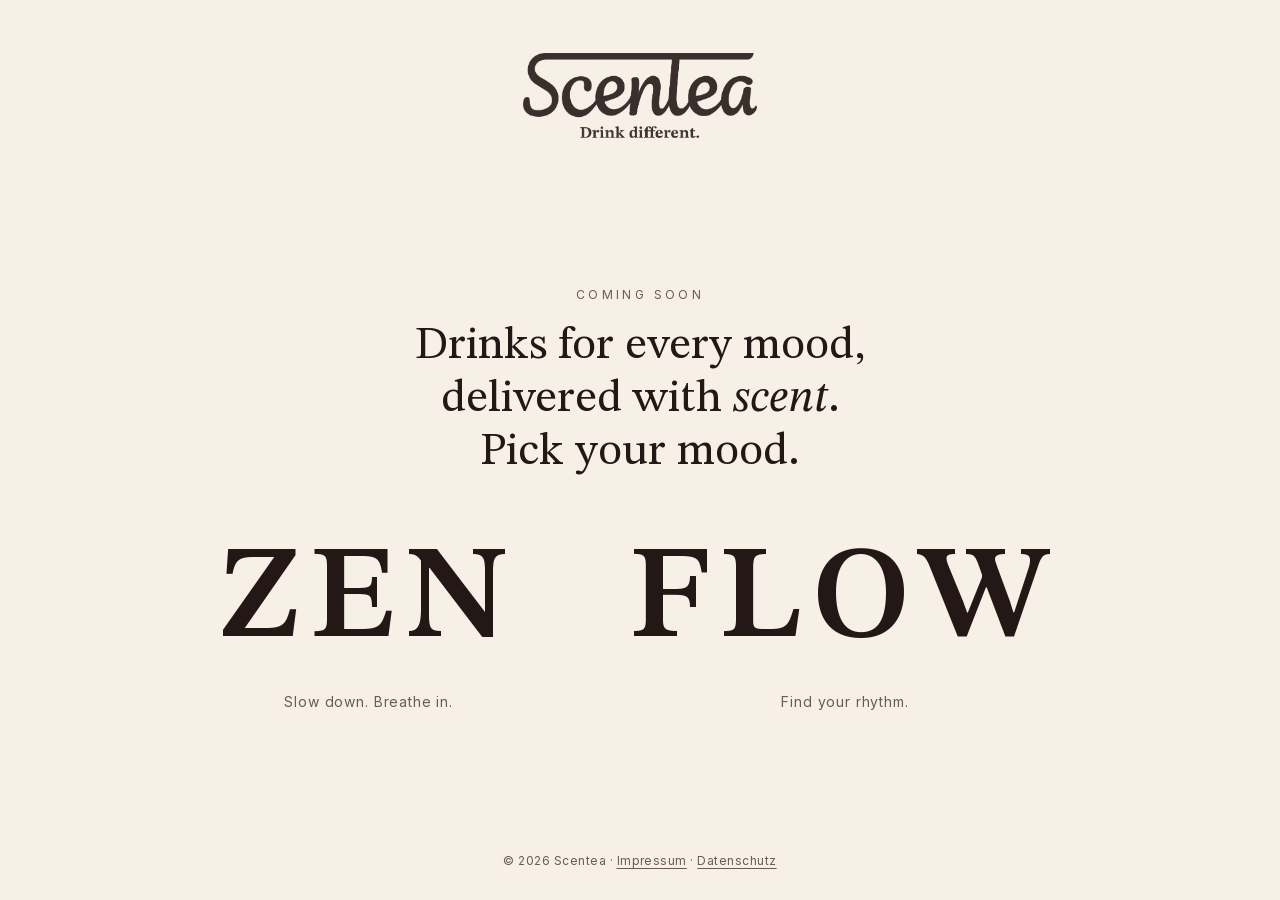
<file: index.html>
<!doctype html>
<html lang="en">
<head>
<meta charset="utf-8">
<meta name="viewport" content="width=device-width, initial-scale=1">
<title>Scentea — Drink different.</title>
<meta name="description" content="Scentea is launching soon. Choose your mood — Zen or Flow — and be the first to know when it drops.">
<link rel="icon" href="assets/logo-dark.png?v=2">
<link rel="stylesheet" href="assets/fonts.css">
<style>
  :root {
    --cream: #f6f0e6;
    --ink: #241816;
    --ink-soft: #6b5a55;
    --light: #faf6ee;
    --ease: cubic-bezier(.22,.61,.36,1);
  }
  * { box-sizing: border-box; margin: 0; padding: 0; }
  html, body { height: 100%; }
  body {
    background: var(--cream);
    color: var(--ink);
    font-family: "Inter", system-ui, sans-serif;
    overflow: hidden;
    -webkit-font-smoothing: antialiased;
  }

  /* Background photos */
  .bg {
    position: fixed; inset: 0;
    background-size: cover; background-position: center;
    opacity: 0; transform: scale(1.06);
    transition: opacity .8s var(--ease), transform 6s var(--ease);
  }
  .bg::after { content: ""; position: absolute; inset: 0; background: rgba(20,12,10,.45); }
  .bg-zen   { background-image: url("assets/img/zen.jpg"); }
  .bg-flow { background-image: url("assets/img/flow.jpg"); }
  body[data-mood="zen"]   .bg-zen,
  body[data-mood="flow"] .bg-flow { opacity: 1; transform: scale(1); }

  /* Colour flips to light when a photo is behind the text */
  body[data-mood] { --ink: var(--light); --ink-soft: rgba(250,246,238,.75); }

  main {
    position: relative; z-index: 1;
    height: 100%;
    display: flex; flex-direction: column; align-items: center;
    padding: 40px 16px 32px;
    text-align: center;
    transition: color .6s var(--ease);
  }
  .logo { position: relative; width: min(260px, 60vw); aspect-ratio: 803 / 344; }
  .logo img { position: absolute; inset: 0; width: 100%; transition: opacity .6s var(--ease); }
  .logo .light { opacity: 0; }
  body[data-mood] .logo .light { opacity: 1; }
  body[data-mood] .logo .dark  { opacity: 0; }

  .stage { flex: 1; display: grid; place-items: center; width: 100%; }
  .step { grid-area: 1 / 1; width: 100%; max-width: 720px;
          transition: opacity .5s var(--ease), transform .5s var(--ease); }
  .step[hidden] { display: block; opacity: 0; transform: translateY(16px); pointer-events: none; visibility: hidden; }

  .eyebrow {
    font-size: 12px; letter-spacing: .28em; text-transform: uppercase;
    color: var(--ink-soft); margin-bottom: 18px;
  }
  h1, h2 {
    font-family: "STIX Two Text", Georgia, serif; font-weight: 400;
    font-size: clamp(28px, 4.4vw, 46px); line-height: 1.15; color: var(--ink); text-wrap: balance;
  }
  h1 em, h2 em { font-style: italic; }

  .moods { display: flex; justify-content: center; gap: clamp(24px, 8vw, 120px); margin-top: 48px; }
  .mood {
    background: none; border: 0; cursor: pointer; color: var(--ink);
    font: inherit; padding: 8px 4px;
    transition: opacity .5s var(--ease), color .6s var(--ease);
  }
  .mood .word {
    display: block;
    font-family: "STIX Two Text", Georgia, serif; font-weight: 600;
    font-size: clamp(56px, 11vw, 132px); letter-spacing: .08em; line-height: 1;
  }
  .mood .line {
    display: block; margin-top: 14px;
    font-size: 14px; letter-spacing: .06em; color: var(--ink-soft);
  }
  .mood .word::after {
    content: ""; display: block; height: 2px; margin: 10px auto 0; width: 0;
    background: currentColor; transition: width .5s var(--ease);
  }
  .mood:hover .word::after, .mood:focus-visible .word::after { width: 60%; }
  .mood:focus-visible { outline: none; }
  body[data-mood="zen"]   .mood[data-mood="flow"],
  body[data-mood="flow"] .mood[data-mood="zen"] { opacity: .35; }

  form { display: flex; gap: 10px; max-width: 460px; margin: 36px auto 0; }
  input[type="email"] {
    flex: 1; min-width: 0;
    padding: 15px 18px; border-radius: 999px;
    border: 1px solid rgba(250,246,238,.5); background: rgba(250,246,238,.12);
    color: var(--light); font: inherit; font-size: 16px;
    backdrop-filter: blur(6px); -webkit-backdrop-filter: blur(6px);
  }
  input[type="email"]::placeholder { color: rgba(250,246,238,.65); }
  input[type="email"]:focus { outline: none; border-color: var(--light); }
  .submit {
    padding: 15px 24px; border-radius: 999px; border: 0; cursor: pointer;
    background: var(--light); color: #241816; font: inherit; font-weight: 500; font-size: 15px;
    transition: transform .2s var(--ease), opacity .2s;
  }
  .submit:hover { transform: translateY(-1px); }
  .submit:disabled { opacity: .6; cursor: default; }
  .sub { margin-top: 16px; font-size: 15px; line-height: 1.6; color: var(--ink-soft); }
  .note { margin-top: 8px; font-size: 12px; color: var(--ink-soft); min-height: 1em; }
  .back {
    margin-top: 28px; background: none; border: 0; cursor: pointer;
    color: var(--ink-soft); font: inherit; font-size: 13px; letter-spacing: .06em;
  }
  .back:hover { color: var(--ink); }

  footer { font-size: 12px; color: var(--ink-soft); letter-spacing: .04em; }
  footer a, .consent a { color: inherit; text-underline-offset: 3px; }
  footer a:hover, .consent a:hover { color: var(--ink); }
  .consent { max-width: 460px; margin: 14px auto 0; font-size: 12px; line-height: 1.55; color: var(--ink-soft); }

  @media (max-width: 520px) {
    form { flex-direction: column; }
    .moods { flex-direction: column; gap: 28px; margin-top: 36px; }
  }

  /* Touch screens have no hover: the question sits at the top and both photos
     are shown side by side, ZEN left and FLOW right. Tapping one expands it. */
  @media (hover: none) {
    body { --ink: var(--light); --ink-soft: rgba(250,246,238,.85); }
    .logo .light { opacity: 1; }
    .logo .dark { opacity: 0; }
    .logo, footer, .intro { position: relative; z-index: 2; }

    .bg { opacity: 1; transform: none;
          transition: left .7s var(--ease), right .7s var(--ease); }
    .bg-zen   { right: 50%; background-position: 62% center; }
    .bg-flow { left: 50%; }
    body[data-mood="zen"]   .bg-zen   { right: 0; }
    body[data-mood="zen"]   .bg-flow { left: 100%; }
    body[data-mood="flow"] .bg-flow { left: 0; }
    body[data-mood="flow"] .bg-zen   { right: 100%; }

    /* Fixed children must not be moved by the step's fade transform */
    .step[hidden] { transform: none; }

    #choose { align-self: start; }
    .intro { margin-top: 28px; pointer-events: none; }
    .intro .eyebrow { margin-bottom: 10px; font-size: 11px; }
    .intro h1 { font-size: 21px; }

    .moods {
      position: fixed; inset: 0; z-index: 1;
      display: grid; grid-template-columns: 1fr 1fr; gap: 0; margin: 0;
    }
    .mood {
      width: 100%; min-width: 0; padding: 52vh 8px 0;
      display: flex; flex-direction: column; align-items: center; justify-content: flex-start;
    }
    .mood .word { font-size: clamp(34px, 11vw, 64px); letter-spacing: .06em; }
    .mood .line { font-size: 12.5px; letter-spacing: 0; line-height: 1.45; margin-top: 12px; white-space: nowrap; }
    .mood .word::after { display: none; }
    .mood .line::after { content: "\00a0→"; }
    body[data-mood] .mood { opacity: 1; }
  }

  @media (prefers-reduced-motion: reduce) {
    *, .bg { transition-duration: .01ms !important; }
  }
</style>
</head>
<body>
  <div class="bg bg-zen" aria-hidden="true"></div>
  <div class="bg bg-flow" aria-hidden="true"></div>

  <main>
    <div class="logo">
      <img class="dark" src="assets/logo-dark.png?v=2" alt="Scentea — Drink different.">
      <img class="light" src="assets/logo-light.png?v=2" alt="" aria-hidden="true">
    </div>

    <div class="stage">
      <!-- Step 1: choose a mood -->
      <section class="step" id="choose">
        <div class="intro">
          <p class="eyebrow">Coming soon</p>
          <h1>Drinks for every mood, delivered with <em>scent</em>.<br>Pick your mood.</h1>
        </div>
        <div class="moods">
          <button class="mood" data-mood="zen">
            <span class="word">ZEN</span>
            <span class="line">Slow down. Breathe in.</span>
          </button>
          <button class="mood" data-mood="flow">
            <span class="word">FLOW</span>
            <span class="line">Find your rhythm.</span>
          </button>
        </div>
      </section>

      <!-- Step 2: email signup -->
      <section class="step" id="signup" hidden>
        <p class="eyebrow" id="signup-eyebrow">Scentea Zen</p>
        <h2 id="signup-title">Your Zen is brewing.</h2>
        <p class="sub" id="signup-sub">Leave your email and you'll be the first to know when Scentea <strong id="signup-name">Zen</strong> launches.</p>
        <form id="form" novalidate>
          <input type="email" name="email" id="email" placeholder="you@example.com" autocomplete="email" required aria-label="Email address">
          <button class="submit" type="submit">Notify me</button>
        </form>
        <p class="consent">We'll only email you about the Scentea launch. You'll get a short email asking you to confirm your address, and you can unsubscribe at any time. Details in our <a href="datenschutz.html">privacy policy</a>.</p>
        <p class="note" id="note" role="status"></p>
        <button class="back" id="back">← Choose another mood</button>
      </section>

      <!-- Step 3: thank you -->
      <section class="step" id="done" hidden>
        <p class="eyebrow">Almost there</p>
        <h2 id="done-title">See you at launch.</h2>
        <p class="sub" id="done-sub">We'll send you one email the moment it's ready.</p>
      </section>
    </div>

    <footer>© <span id="year"></span> Scentea · <a href="impressum.html">Impressum</a> · <a href="datenschutz.html">Datenschutz</a></footer>
  </main>

<script>
  // Brevo subscription form URL: the action="..." address from the form's embed code in Brevo.
  const BREVO_FORM_URL = "https://54065848.sibforms.com/serve/[base64]";

  const copy = {
    zen:   { name: "Zen",   title: "Your Zen is brewing.",  done: "Breathe easy. You're first in line.", sub: "Check your inbox and confirm your address. Then we'll email you the moment Zen launches." },
    flow: { name: "Flow", title: "Your Flow is brewing.", done: "You're in. First in line.", sub: "Check your inbox and confirm your address. Then we'll email you the moment Flow launches." }
  };

  const body = document.body;
  const steps = Object.fromEntries(["choose", "signup", "done"].map(id => [id, document.getElementById(id)]));
  let selected = null;
  document.getElementById("year").textContent = new Date().getFullYear();

  // Preload the background photos so hover feels instant
  ["assets/img/zen.jpg",
   "assets/img/flow.jpg"]
    .forEach(src => { const i = new Image(); i.src = src; });

  function show(name) {
    for (const [key, el] of Object.entries(steps)) el.hidden = key !== name;
  }
  function setMood(mood) {
    if (mood) body.dataset.mood = mood; else delete body.dataset.mood;
  }

  const canHover = window.matchMedia("(hover: hover)");
  document.querySelectorAll(".mood").forEach(btn => {
    const mood = btn.dataset.mood;
    // Hover previews only on devices with a real mouse; touch screens show the split view instead
    const preview = m => !selected && canHover.matches && setMood(m);
    btn.addEventListener("mouseenter", () => preview(mood));
    btn.addEventListener("focus",      () => preview(mood));
    btn.addEventListener("mouseleave", () => preview(null));
    btn.addEventListener("blur",       () => preview(null));
    btn.addEventListener("click", () => {
      selected = mood;
      setMood(mood);
      const c = copy[mood];
      document.getElementById("signup-eyebrow").textContent = "Scentea " + c.name;
      document.getElementById("signup-title").textContent = c.title;
      document.getElementById("signup-name").textContent = c.name;
      document.getElementById("done-title").textContent = c.done;
      document.getElementById("done-sub").textContent = c.sub;
      show("signup");
      setTimeout(() => document.getElementById("email").focus(), 400);
    });
  });

  document.getElementById("back").addEventListener("click", () => {
    selected = null;
    setMood(null);
    document.getElementById("note").textContent = "";
    show("choose");
  });

  document.getElementById("form").addEventListener("submit", async e => {
    e.preventDefault();
    const email = document.getElementById("email");
    const note = document.getElementById("note");
    const button = e.target.querySelector(".submit");
    if (!/^[^\s@]+@[^\s@]+\.[^\s@]+$/.test(email.value.trim())) {
      note.textContent = "Please enter a valid email address.";
      email.focus();
      return;
    }
    button.disabled = true;
    try {
      if (!BREVO_FORM_URL) throw new Error("BREVO_FORM_URL is not set");
      const data = new FormData();
      data.append("EMAIL", email.value.trim());
      data.append("MOOD", copy[selected].name);
      data.append("email_address_check", ""); // Brevo's spam honeypot, must stay empty
      data.append("locale", "en");
      const res = await fetch(BREVO_FORM_URL + (BREVO_FORM_URL.includes("?") ? "&" : "?") + "isAjax=1", {
        method: "POST",
        body: data
      });
      const result = await res.json().catch(() => ({}));
      if (!res.ok || result.success === false) throw new Error(result.message || res.status);
      show("done");
    } catch (err) {
      console.error("Signup failed:", err);
      note.textContent = "That didn't go through. Please check your connection and try again.";
    } finally {
      button.disabled = false;
    }
  });
</script>
</body>
</html>
</file>
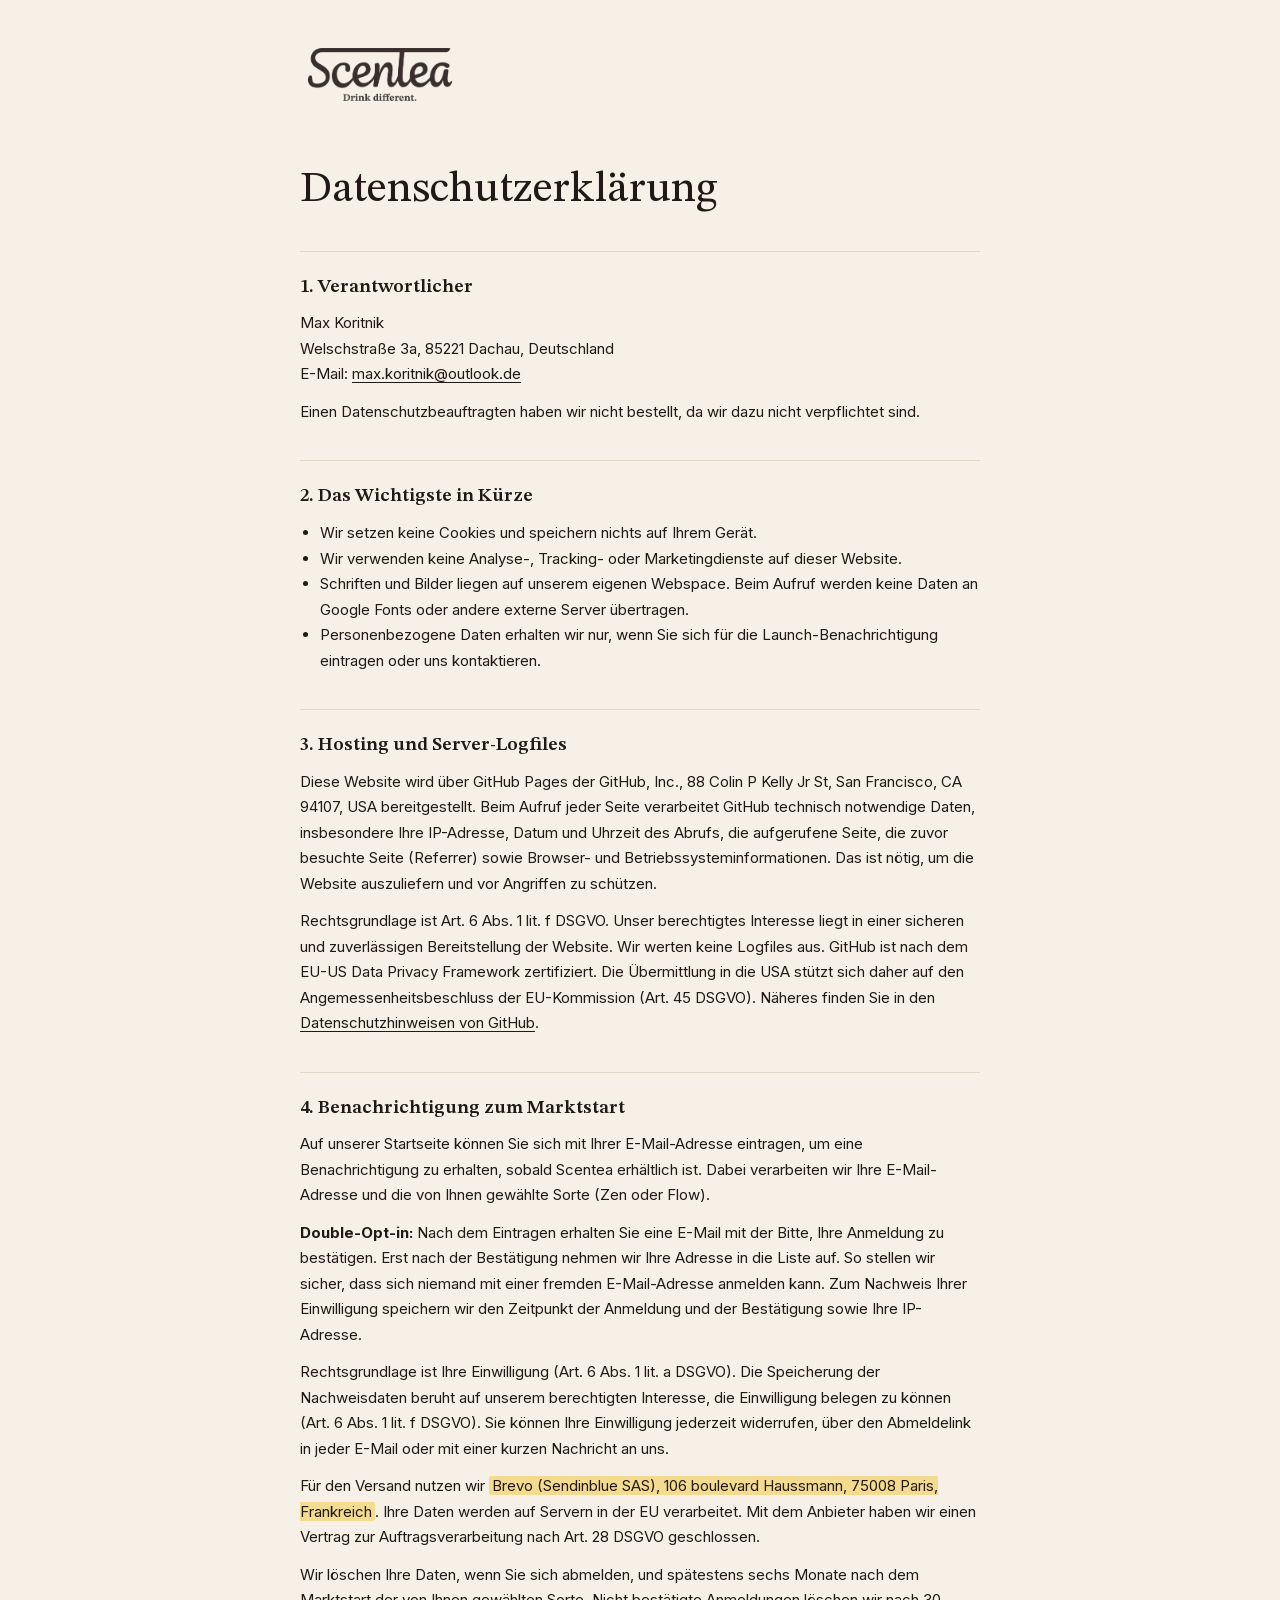
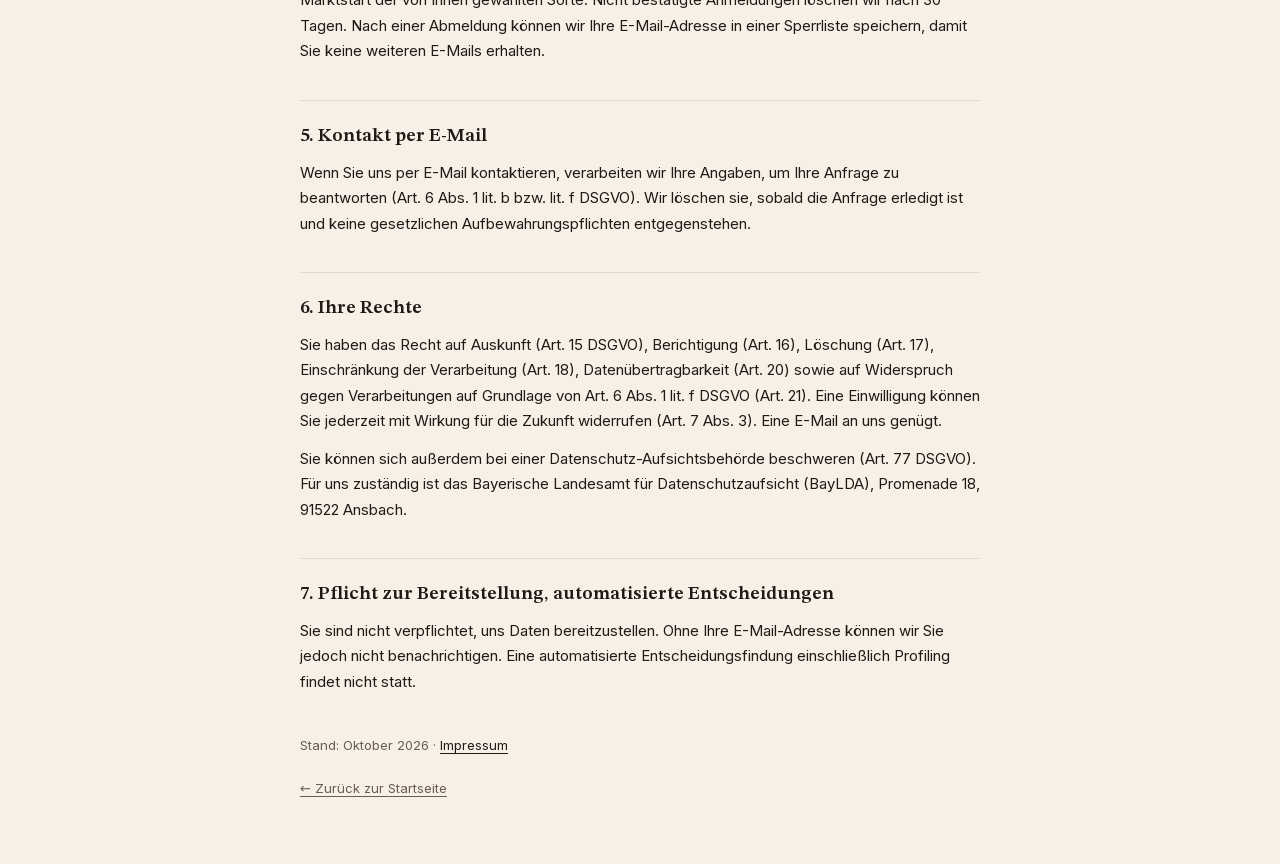
<file: datenschutz.html>
<!doctype html>
<html lang="de">
<head>
<meta charset="utf-8">
<meta name="viewport" content="width=device-width, initial-scale=1">
<title>Datenschutz · Scentea</title>
<meta name="robots" content="noindex">
<link rel="icon" href="assets/logo-dark.png?v=2">
<link rel="stylesheet" href="assets/fonts.css">
<link rel="stylesheet" href="assets/legal.css">
</head>
<body>
<main class="wrap">
  <a class="logo" href="./"><img src="assets/logo-dark.png?v=2" alt="Scentea – zur Startseite"></a>
  <h1>Datenschutz&shy;erklärung</h1>

  <h2>1. Verantwortlicher</h2>
  <address>
    Max Koritnik<br>
    Welschstraße 3a, 85221 Dachau, Deutschland<br>
    E-Mail: <a href="mailto:max.koritnik@outlook.de">max.koritnik@outlook.de</a>
  </address>
  <p>Einen Datenschutzbeauftragten haben wir nicht bestellt, da wir dazu nicht verpflichtet sind.</p>

  <h2>2. Das Wichtigste in Kürze</h2>
  <ul>
    <li>Wir setzen keine Cookies und speichern nichts auf Ihrem Gerät.</li>
    <li>Wir verwenden keine Analyse-, Tracking- oder Marketingdienste auf dieser Website.</li>
    <li>Schriften und Bilder liegen auf unserem eigenen Webspace. Beim Aufruf werden keine Daten an Google Fonts oder andere externe Server übertragen.</li>
    <li>Personenbezogene Daten erhalten wir nur, wenn Sie sich für die Launch-Benachrichtigung eintragen oder uns kontaktieren.</li>
  </ul>

  <h2>3. Hosting und Server-Logfiles</h2>
  <p>Diese Website wird über GitHub Pages der GitHub, Inc., 88 Colin P Kelly Jr St, San Francisco, CA 94107, USA bereitgestellt. Beim Aufruf jeder Seite verarbeitet GitHub technisch notwendige Daten, insbesondere Ihre IP-Adresse, Datum und Uhrzeit des Abrufs, die aufgerufene Seite, die zuvor besuchte Seite (Referrer) sowie Browser- und Betriebssysteminformationen. Das ist nötig, um die Website auszuliefern und vor Angriffen zu schützen.</p>
  <p>Rechtsgrundlage ist Art. 6 Abs. 1 lit. f DSGVO. Unser berechtigtes Interesse liegt in einer sicheren und zuverlässigen Bereitstellung der Website. Wir werten keine Logfiles aus. GitHub ist nach dem EU-US Data Privacy Framework zertifiziert. Die Übermittlung in die USA stützt sich daher auf den Angemessenheitsbeschluss der EU-Kommission (Art. 45 DSGVO). Näheres finden Sie in den <a href="https://docs.github.com/de/site-policy/privacy-policies/github-general-privacy-statement" target="_blank" rel="noopener">Datenschutzhinweisen von GitHub</a>.</p>

  <h2>4. Benachrichtigung zum Marktstart</h2>
  <p>Auf unserer Startseite können Sie sich mit Ihrer E-Mail-Adresse eintragen, um eine Benachrichtigung zu erhalten, sobald Scentea erhältlich ist. Dabei verarbeiten wir Ihre E-Mail-Adresse und die von Ihnen gewählte Sorte (Zen oder Flow).</p>
  <p><strong>Double-Opt-in:</strong> Nach dem Eintragen erhalten Sie eine E-Mail mit der Bitte, Ihre Anmeldung zu bestätigen. Erst nach der Bestätigung nehmen wir Ihre Adresse in die Liste auf. So stellen wir sicher, dass sich niemand mit einer fremden E-Mail-Adresse anmelden kann. Zum Nachweis Ihrer Einwilligung speichern wir den Zeitpunkt der Anmeldung und der Bestätigung sowie Ihre IP-Adresse.</p>
  <p>Rechtsgrundlage ist Ihre Einwilligung (Art. 6 Abs. 1 lit. a DSGVO). Die Speicherung der Nachweisdaten beruht auf unserem berechtigten Interesse, die Einwilligung belegen zu können (Art. 6 Abs. 1 lit. f DSGVO). Sie können Ihre Einwilligung jederzeit widerrufen, über den Abmeldelink in jeder E-Mail oder mit einer kurzen Nachricht an uns.</p>
  <p>Für den Versand nutzen wir <mark>Brevo (Sendinblue SAS), 106 boulevard Haussmann, 75008 Paris, Frankreich</mark>. Ihre Daten werden auf Servern in der EU verarbeitet. Mit dem Anbieter haben wir einen Vertrag zur Auftragsverarbeitung nach Art. 28 DSGVO geschlossen.</p>
  <p>Wir löschen Ihre Daten, wenn Sie sich abmelden, und spätestens sechs Monate nach dem Marktstart der von Ihnen gewählten Sorte. Nicht bestätigte Anmeldungen löschen wir nach 30 Tagen. Nach einer Abmeldung können wir Ihre E-Mail-Adresse in einer Sperrliste speichern, damit Sie keine weiteren E-Mails erhalten.</p>

  <h2>5. Kontakt per E-Mail</h2>
  <p>Wenn Sie uns per E-Mail kontaktieren, verarbeiten wir Ihre Angaben, um Ihre Anfrage zu beantworten (Art. 6 Abs. 1 lit. b bzw. lit. f DSGVO). Wir löschen sie, sobald die Anfrage erledigt ist und keine gesetzlichen Aufbewahrungspflichten entgegenstehen.</p>

  <h2>6. Ihre Rechte</h2>
  <p>Sie haben das Recht auf Auskunft (Art. 15 DSGVO), Berichtigung (Art. 16), Löschung (Art. 17), Einschränkung der Verarbeitung (Art. 18), Datenübertragbarkeit (Art. 20) sowie auf Widerspruch gegen Verarbeitungen auf Grundlage von Art. 6 Abs. 1 lit. f DSGVO (Art. 21). Eine Einwilligung können Sie jederzeit mit Wirkung für die Zukunft widerrufen (Art. 7 Abs. 3). Eine E-Mail an uns genügt.</p>
  <p>Sie können sich außerdem bei einer Datenschutz-Aufsichtsbehörde beschweren (Art. 77 DSGVO). Für uns zuständig ist das Bayerische Landesamt für Datenschutzaufsicht (BayLDA), Promenade 18, 91522 Ansbach.</p>

  <h2>7. Pflicht zur Bereitstellung, automatisierte Entscheidungen</h2>
  <p>Sie sind nicht verpflichtet, uns Daten bereitzustellen. Ohne Ihre E-Mail-Adresse können wir Sie jedoch nicht benachrichtigen. Eine automatisierte Entscheidungsfindung einschließlich Profiling findet nicht statt.</p>

  <p class="stand">Stand: Oktober 2026 · <a href="impressum.html">Impressum</a></p>
  <a class="back" href="./">← Zurück zur Startseite</a>
</main>
</body>
</html>
</file>
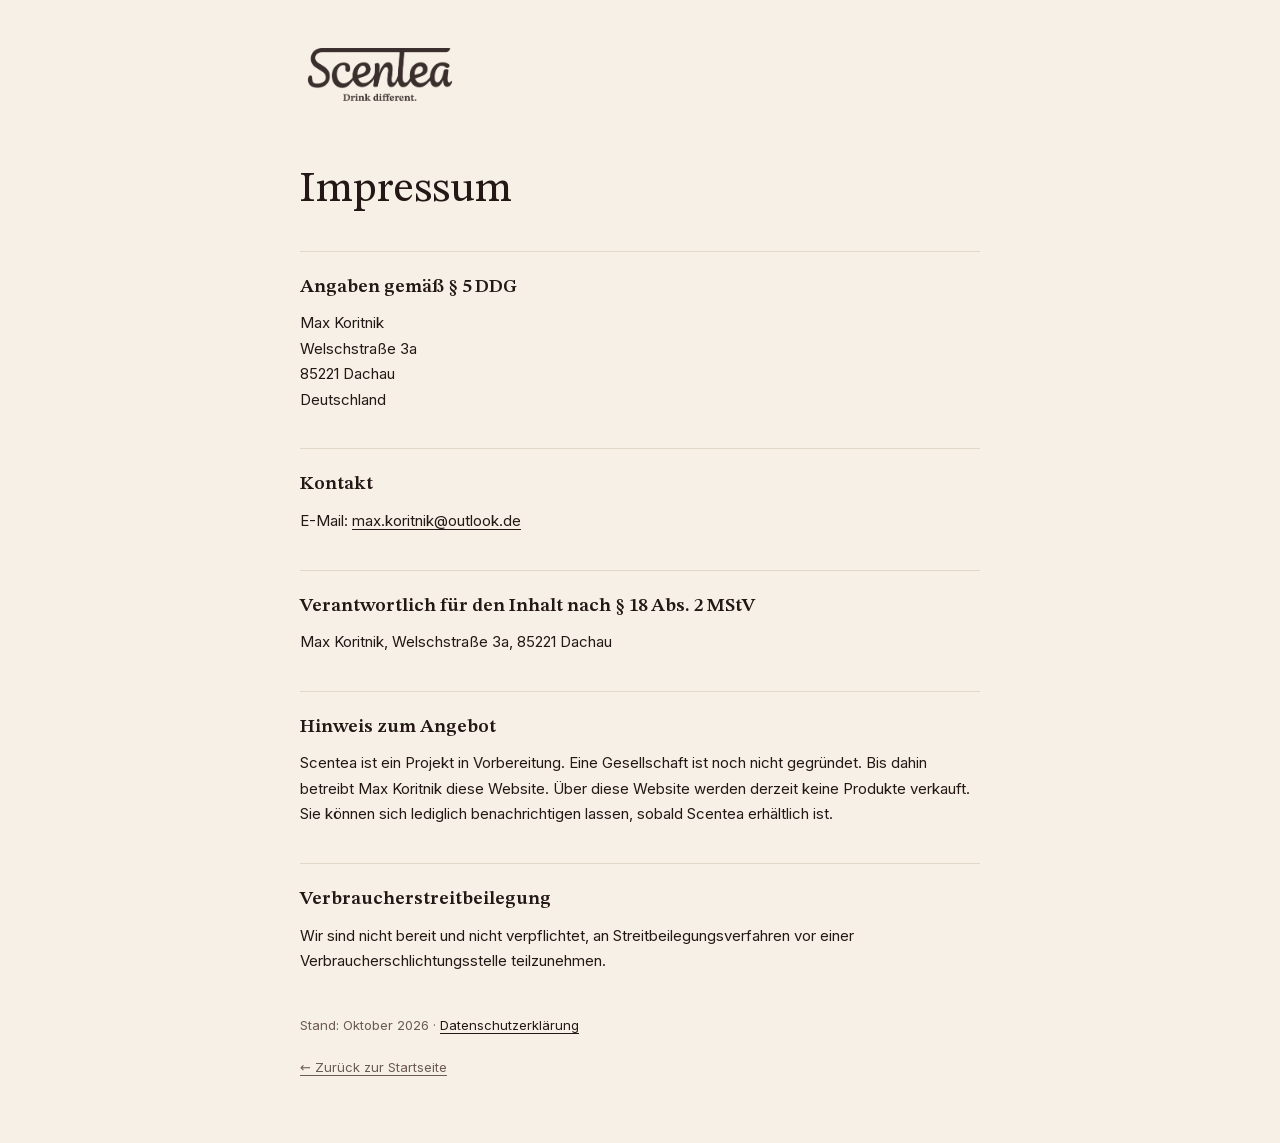
<file: impressum.html>
<!doctype html>
<html lang="de">
<head>
<meta charset="utf-8">
<meta name="viewport" content="width=device-width, initial-scale=1">
<title>Impressum · Scentea</title>
<meta name="robots" content="noindex">
<link rel="icon" href="assets/logo-dark.png?v=2">
<link rel="stylesheet" href="assets/fonts.css">
<link rel="stylesheet" href="assets/legal.css">
</head>
<body>
<main class="wrap">
  <a class="logo" href="./"><img src="assets/logo-dark.png?v=2" alt="Scentea – zur Startseite"></a>
  <h1>Impressum</h1>

  <h2>Angaben gemäß § 5 DDG</h2>
  <address>
    Max Koritnik<br>
    Welschstraße 3a<br>
    85221 Dachau<br>
    Deutschland
  </address>

  <h2>Kontakt</h2>
  <p>E-Mail: <a href="mailto:max.koritnik@outlook.de">max.koritnik@outlook.de</a></p>

  <h2>Verantwortlich für den Inhalt nach § 18 Abs. 2 MStV</h2>
  <address>Max Koritnik, Welschstraße 3a, 85221 Dachau</address>

  <h2>Hinweis zum Angebot</h2>
  <p>Scentea ist ein Projekt in Vorbereitung. Eine Gesellschaft ist noch nicht gegründet. Bis dahin betreibt Max Koritnik diese Website. Über diese Website werden derzeit keine Produkte verkauft. Sie können sich lediglich benachrichtigen lassen, sobald Scentea erhältlich ist.</p>

  <h2>Verbraucherstreitbeilegung</h2>
  <p>Wir sind nicht bereit und nicht verpflichtet, an Streitbeilegungsverfahren vor einer Verbraucherschlichtungsstelle teilzunehmen.</p>

  <p class="stand">Stand: Oktober 2026 · <a href="datenschutz.html">Datenschutzerklärung</a></p>
  <a class="back" href="./">← Zurück zur Startseite</a>
</main>
</body>
</html>
</file>
<file: assets/fonts.css>
/* Self-hosted fonts (latin subset) — no requests to Google servers. */
@font-face {
  font-family: "STIX Two Text"; font-style: normal; font-weight: 400 700; font-display: swap;
  src: url("fonts/stix-two-text-latin.woff2") format("woff2");
}
@font-face {
  font-family: "STIX Two Text"; font-style: italic; font-weight: 400 700; font-display: swap;
  src: url("fonts/stix-two-text-italic-latin.woff2") format("woff2");
}
@font-face {
  font-family: "Inter"; font-style: normal; font-weight: 100 900; font-display: swap;
  src: url("fonts/inter-latin.woff2") format("woff2");
}
</file>
<file: assets/legal.css>
:root {
  --cream: #f6f0e6;
  --ink: #241816;
  --ink-soft: #6b5a55;
  --rule: #e2d8ca;
}
* { box-sizing: border-box; margin: 0; padding: 0; }
body {
  background: var(--cream);
  color: var(--ink);
  font-family: "Inter", system-ui, sans-serif;
  font-size: 15px; line-height: 1.7;
  -webkit-font-smoothing: antialiased;
  padding: 40px 16px 64px;
}
.wrap { max-width: 680px; margin: 0 auto; }
.logo { display: inline-block; width: 160px; }
.logo img { width: 100%; display: block; }
h1 {
  font-family: "STIX Two Text", Georgia, serif; font-weight: 400;
  font-size: clamp(32px, 6vw, 44px); line-height: 1.15;
  margin: 48px 0 32px; text-wrap: balance; hyphens: auto;
}
h2 {
  font-family: "STIX Two Text", Georgia, serif; font-weight: 600;
  font-size: 19px; line-height: 1.3;
  margin: 36px 0 10px; padding-top: 24px; border-top: 1px solid var(--rule);
}
p, address, ul { margin-bottom: 12px; font-style: normal; }
ul { padding-left: 20px; }
a { color: var(--ink); text-underline-offset: 3px; }
a:hover { color: var(--ink-soft); }
mark { background: #f3dc8f; color: var(--ink); padding: 0 3px; border-radius: 2px; }
.stand { margin-top: 40px; font-size: 13px; color: var(--ink-soft); }
.back { display: inline-block; margin-top: 8px; font-size: 13px; color: var(--ink-soft); }
</file>
